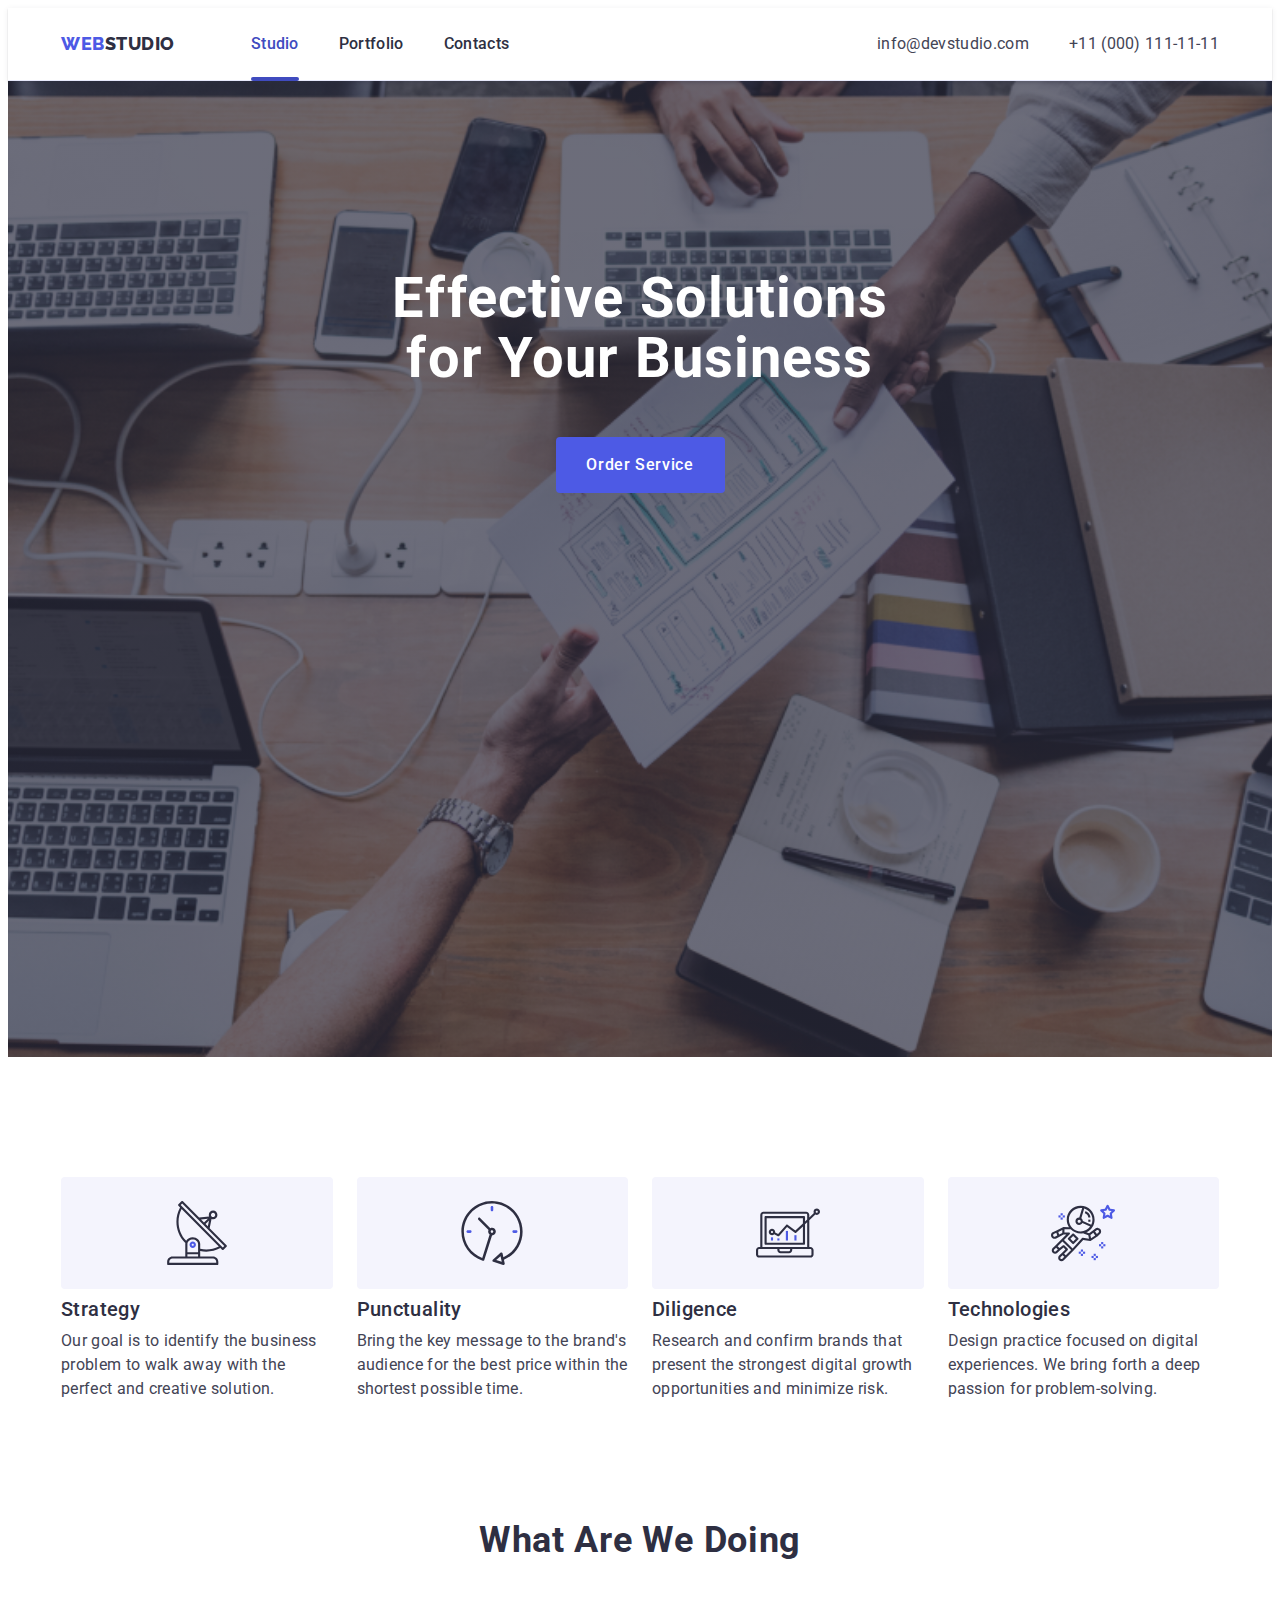
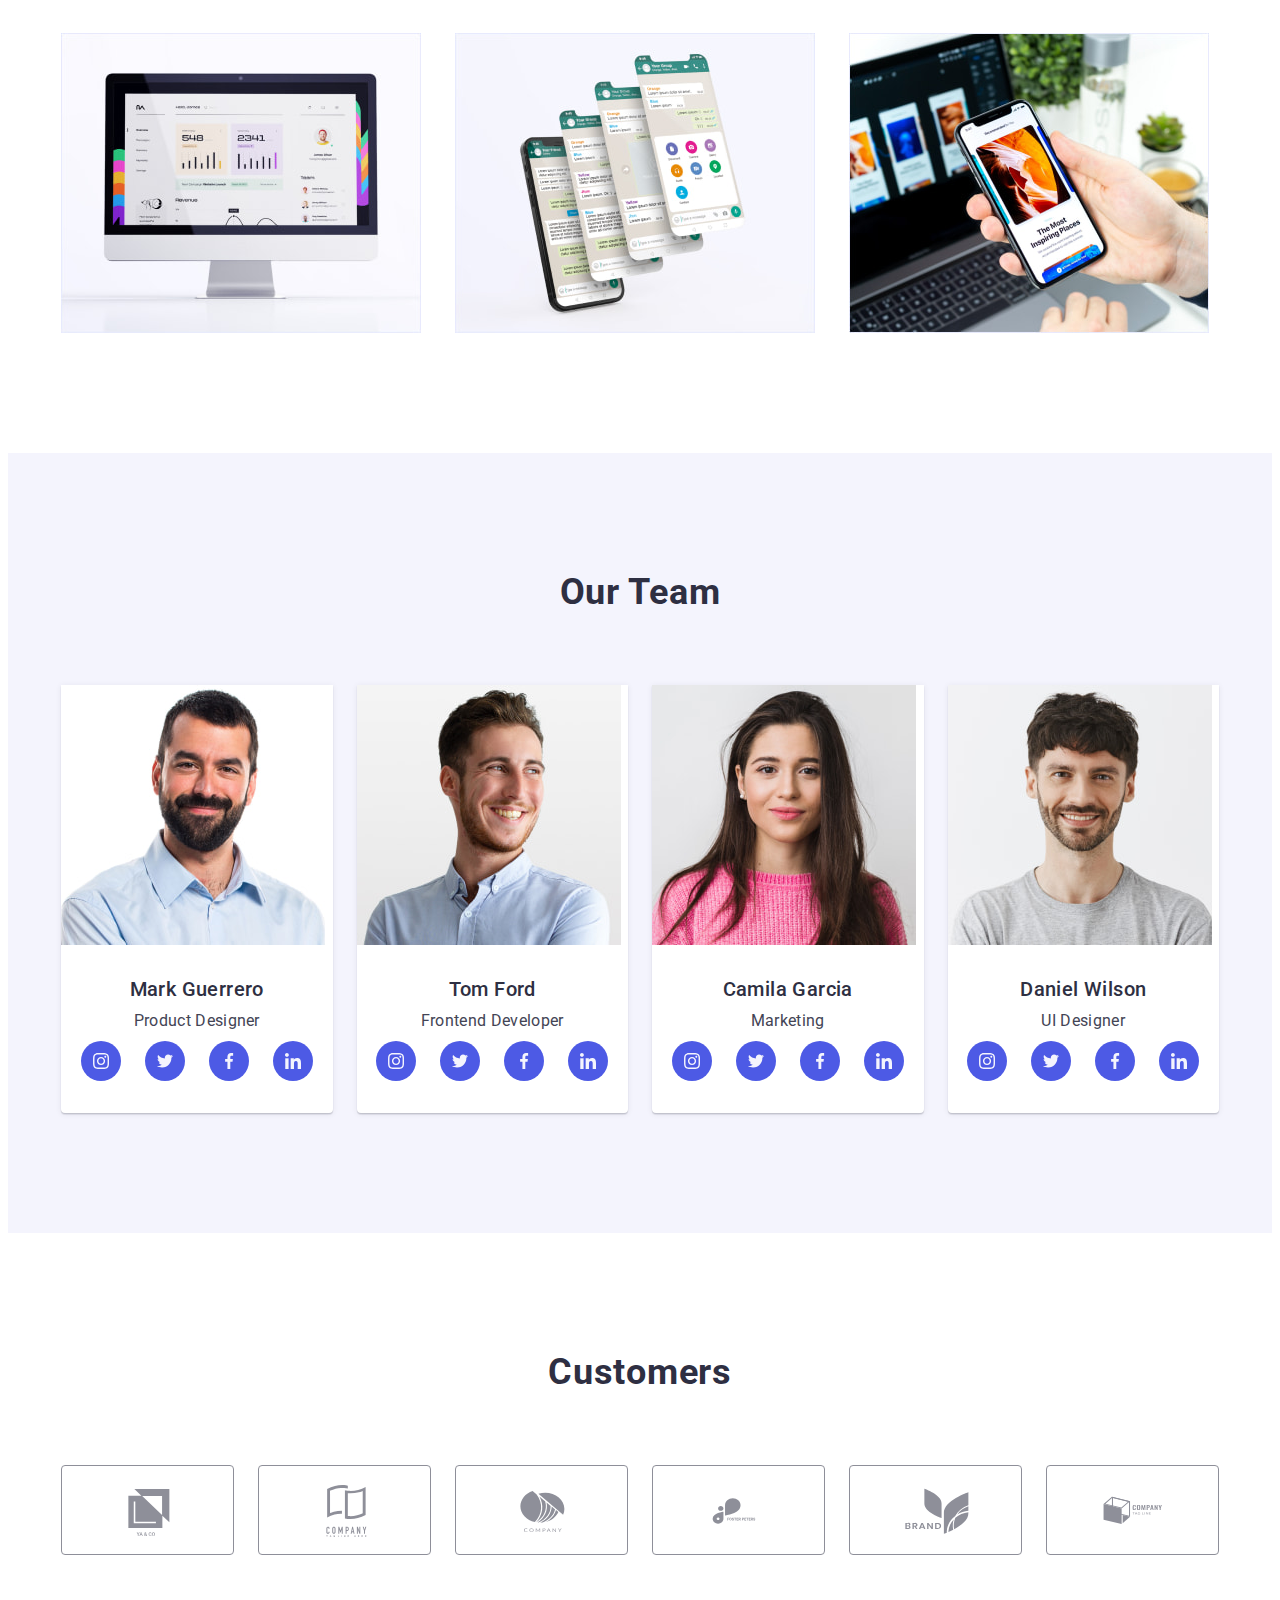
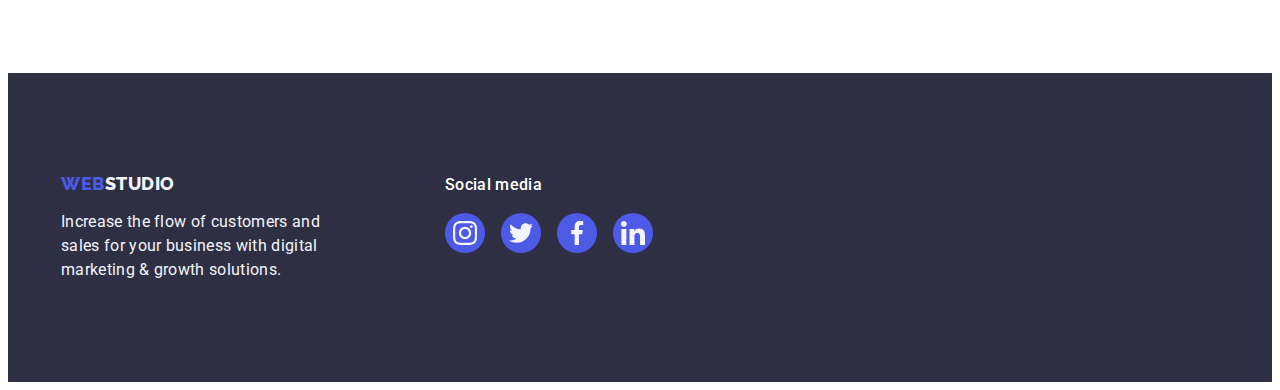
<file: index.html>
<!DOCTYPE html>
<html lang="en">
<head>
    <meta charset="UTF-8">
    <meta name="viewport" content="width=device-width, initial-scale=1.0">
    <meta
      name="description"
      content="Effective Solutions For Your Business"/>
    <title>Document</title>
    <link rel="preconnect" href="https://fonts.googleapis.com">
    <link rel="preconnect" href="https://fonts.gstatic.com" crossorigin>
    <link href="https://fonts.googleapis.com/css2?family=Raleway:wght@800&family=Roboto:wght@400;500;700;900&display=swap" rel="stylesheet">
    
    <!--Normalize-->
    <link rel="stylesheet" href="https://cdnjs.cloudflare.com/ajax/libs/modern-normalize/2.0.0/modern-normalize.min.css" integrity="sha512-4xo8blKMVCiXpTaLzQSLSw3KFOVPWhm/TRtuPVc4WG6kUgjH6J03IBuG7JZPkcWMxJ5huwaBpOpnwYElP/m6wg==" crossorigin="anonymous" referrerpolicy="no-referrer" />
    <link rel="stylesheet" href="css/styles.css">
</head>

<!--Header-->
<body>
  <header class="header">
    <div class="header-container container">
    <nav class="header-nav">
        <a href="./index.html" class="link logo">WEB<span class="link logo-dark">Studio</span></a>
    <!--Pages list-->
        <ul class="portfolio-list list">
            <li class="header-list-item">
              <a class="portfolio-link current link" href="./index.html">Studio</a>  
            </li>
            <li class="header-list-item">
              <a class="portfolio-link link" href="./portfolio.html">Portfolio</a>
            </li>
            <li class="header-list-item">
              <a class="portfolio-link link" href="">Contacts</a>
            </li>
        </ul>
        </nav>
<address class="adress">
  <ul class="adress-list list">
    <li>
        <a class="adress-list-link link" href="mailto:info@devstudio.com">info@devstudio.com</a>
    </li>
    <li>
        <a class="adress-list-link link" href="tel:+11000111-11-11">+11 (000) 111-11-11</a> 
    </li>
  </ul>  
</address>
</div>
</header>

<main>
    <!-- Section one -->
    <section class="hero-section section">
      <div class="hero-container container">
        <h1 class="hero-title">Effective Solutions for Your Business</h1>
        <button type="button" class="hero-btn" data-modal-open>Order Service</button>
      </div>
    </section>

<!--Section two-->
    <section class="section">
      <div class="container">
        <h2 class="visually-hidden">Our Adventages</h2>
        <ul class="benefits-list list">
          <li class="benefits-list-item">
            <div class="adventages-icon">
           <svg width="64" height="64">
            <use href="./images/icons.svg#icon-antenna-1"></use>
           </svg>
          </div>
            <h3 class="third-title">Strategy</h3>
            <p class="text">Our goal is to identify the business problem to walk away with the perfect and creative solution.</p>
          </li>
          <li class="benefits-list-item">
            <div class="adventages-icon">
            <svg width="64" height="64">
              <use href="./images/icons.svg#icon-clock-1"></use>
            </svg>
          </div>
            <h3 class="third-title">Punctuality</h3>
            <p class="text">Bring the key message to the brand's audience for the best price within the shortest possible time.</p>
          </li>
          <li class="benefits-list-item">
            <div class="adventages-icon">
            <svg width="64" height="64">
              <use href="./images/icons.svg#icon-diagram-1"></use>
            </svg>
            </div>
            <h3 class="third-title">Diligence</h3>
            <p class="text">Research and confirm brands that present the strongest digital growth opportunities and minimize risk.</p>
          </li>
          <li class="benefits-list-item">
            <div class="adventages-icon">
            <svg width="64" height="64">
              <use href="./images/icons.svg#icon-astronaut-1"></use>
            </svg>
            </div>
            <h3 class="third-title">Technologies</h3>
            <p class="text">Design practice focused on digital experiences. We bring forth a deep passion for problem-solving.</p>
          </li>
        </ul>
      </div>
    </section>

    <!-- Third section -->
    <section class="imagine-section">
      <div class="imagine-container container">
        <h2 class="secont-title">What are we doing</h2>
        <ul class="imagine-list list">
          <li class="imagine-list-item">
        <img src="./images/section2/img1.jpg" alt="Computer" width="360" height="300" />
         </li>
         <li class="imagine-list-item">
        <img src="./images/section2/img2.jpg" alt="Phone" width="360" height="300" />
         </li>
         <li class="imagine-list-item">
        <img src="./images/section2/img3.jpg" alt="Phone in hand" width="360" height="300" />
         </li>
            </ul>
      </div>
    </section>
    
    <!-- Section Four -->
    <section class="section-team section">
      <div class="team-container container">
        <h2 class="secont-title">Our Team</h2>
        <ul class="team-list list">
           <li class="team-list-item">
        <img src="./images/section3/img4.jpg" alt="Mark" width="264" height="260"/>
        <div class="team-text">
          <h3 class="third-title">Mark Guerrero</h3>
          <p class="text">Product Designer</p>
            <ul class="team-icons list">
              <li class="circle-icon">
                <a class="team-media-link" href="#">
                <svg class="team-icons-item" width="16" height="16">
                  <use href="./images/icons.svg#icon-instagram-2"></use>
                </svg></a>
              </li>
              <li class="circle-icon">
                <a class="team-media-link" href="#">
                <svg class="team-icons-item" width="16" height="16">
                  <use href="./images/icons.svg#icon-twitter-1"></use>
                </svg></a>
              </li>
              <li class="circle-icon">
                <a class="team-media-link" href="#">
                <svg class="team-icons-item" width="16" height="16">
                  <use href="./images/icons.svg#icon-facebook-1"></use>
                </svg></a>
              </li>
              <li class="circle-icon">
                <a class="team-media-link" href="#">
                <svg class="team-icons-item" width="16" height="16">
                  <use href="./images/icons.svg#icon-linkedin-1"></use>
                </svg></a>
              </li>
            </ul>
      </div>
           
          <li class="team-list-item">
        <img src="./images/section3/img1.jpg" alt="Tom" width="264" height="260"/>
        <div class="team-text">
          <h3 class="third-title">Tom Ford</h3>
          <p class="text">Frontend Developer</p>
            <ul class="team-icons list">
              <li class="circle-icon">
                <a class="team-media-link" href="#">
                <svg class="team-icons-item" width="16" height="16">
                  <use href="./images/icons.svg#icon-instagram-2"></use>
                </svg></a>
              </li>
              <li class="circle-icon">
                <a class="team-media-link" href="#">
                <svg class="team-icons-item" width="16" height="16">
                  <use href="./images/icons.svg#icon-twitter-1"></use>
                </svg></a>
              </li>
              <li class="circle-icon">
                <a class="team-media-link" href="#">
                <svg class="team-icons-item" width="16" height="16">
                  <use href="./images/icons.svg#icon-facebook-1"></use>
                </svg></a>
              </li>
              <li class="circle-icon">
                <a class="team-media-link" href="#">
                <svg class="team-icons-item" width="16" height="16">
                  <use href="./images/icons.svg#icon-linkedin-1"></use>
                </svg></a>
              </li>
            </ul>
        </div>
           
           <li class="team-list-item">
        <img src="./images/section3/img2.jpg" alt="Camila" width="264" height="260"/>
        <div class="team-text">
          <h3 class="third-title">Camila Garcia</h3>
          <p class="text">Marketing</p>
            <ul class="team-icons list">
              <li class="circle-icon">
                <a class="team-media-link" href="#">
                <svg class="team-icons-item" width="16" height="16">
                  <use href="./images/icons.svg#icon-instagram-2"></use>
                </svg></a>
              </li>
              <li class="circle-icon">
                <a class="team-media-link" href="#">
                <svg class="team-icons-item" width="16" height="16">
                  <use href="./images/icons.svg#icon-twitter-1"></use>
                </svg></a>
              </li>
              <li class="circle-icon">
                <a class="team-media-link" href="#">
                <svg class="team-icons-item" width="16" height="16">
                  <use href="./images/icons.svg#icon-facebook-1"></use>
                </svg></a>
              </li>
              <li class="circle-icon">
                <a class="team-media-link" href="#">
                <svg class="team-icons-item" width="16" height="16">
                  <use href="./images/icons.svg#icon-linkedin-1"></use>
                </svg></a>
              </li>
            </ul>
        </div>

          <li class="team-list-item">
        <img src="./images/section3/img3.jpg" alt="Daniel" width="264" height="260"/>
        <div class="team-text">
          <h3 class="third-title">Daniel Wilson</h3>
          <p class="text">UI Designer</p>
            <ul class="team-icons list">
              <li class="circle-icon">
                <a class="team-media-link" href="#">
                <svg class="team-icons-item" width="16" height="16">
                  <use href="./images/icons.svg#icon-instagram-2"></use>
                </svg></a>
              </li>
              <li class="circle-icon">
                <a class="team-media-link" href="#">
                <svg class="team-icons-item" width="16" height="16">
                  <use href="./images/icons.svg#icon-twitter-1"></use>
                </svg></a>
              </li>
              <li class="circle-icon">
                <a class="team-media-link" href="#">
                <svg class="team-icons-item" width="16" height="16">
                  <use href="./images/icons.svg#icon-facebook-1"></use>
                </svg></a>
              </li>
              <li class="circle-icon">
                <a class="team-media-link" href="#">
                <svg class="team-icons-item" width="16" height="16">
                  <use href="./images/icons.svg#icon-linkedin-1"></use>
                </svg></a>
              </li>
            </ul>
      </div>
    </ul>
    </div>
      </section>

    <section class="customers-section">
      <div class="container">
        <h2 class="secont-title">Customers</h2>
        <ul class="customers-icon list">
          <li class="customers-icon-item">
            <a class="logo-company" href="#">
            <svg class="customers-icon-element" width="104" height="56">
              <use href="./images/icons.svg#icon-Logo-1"></use>
            </svg></a>
          </li>
          <li class="customers-icon-item">
            <a class="logo-company" href="#">
            <svg class="customers-icon-element" width="104" height="56">
            <use href="./images/icons.svg#icon-Logo-2"></use>
          </svg></a>
          </li>
          <li class="customers-icon-item">
            <a class="logo-company" href="#">
            <svg class="customers-icon-element" width="104" height="56">
              <use href="./images/icons.svg#icon-Logo-3"></use>
            </svg></a>
          </li>
          <li class="customers-icon-item">
            <a class="logo-company" href="#">
            <svg class="customers-icon-element" width="104" height="56">
              <use href="./images/icons.svg#icon-Logo-5"></use>
            </svg></a>
          </li>
          <li class="customers-icon-item">
            <a class="logo-company" href="#">
            <svg class="customers-icon-element" width="104" height="56">
              <use href="./images/icons.svg#icon-Logo-4"></use>
            </svg></a>
          </li>
          <li class="customers-icon-item">
            <a class="logo-company" href="#">
            <svg class="customers-icon-element" width="104" height="56">
              <use href="./images/icons.svg#icon-Logo-6"></use>
            </svg></a>
          </li>
        </ul>
      </div>
    </section>
</main>

<!--Section footer-->
<footer class="footer section">
  <div class="footer-container container">
    <div class="footer-items">
    <a href="./index.html" class="footer-logo logo link">WEB<span class="link logo-light">Studio</span></a>
    <p class="footer-text">Increase the flow of customers and sales for your business with digital marketing & growth solutions.</p>
  </div>
  <div class="footer-media">
    <p class="second-footer-text">Social media</p>
    <ul class="social-media list">
      <li class="social-media-item">
        <a class="social-media-link" href="#">
        <svg class="media-icon" width="24" height="24">
          <use href="./images/icons.svg#icon-instagram-2"></use>
        </svg></a>
      </li>
      <li class="social-media-item">
        <a class="social-media-link" href="#">
        <svg class="media-icon" width="24" height="24">
          <use href="./images/icons.svg#icon-twitter-1"></use>
        </svg></a>
      </li>
      <li class="social-media-item">
        <a class="social-media-link" href="#">
        <svg class="media-icon" width="24" height="24">
          <use href="./images/icons.svg#icon-facebook-1"></use>
        </svg></a>
      </li>
      <li class="social-media-item">
        <a class="social-media-link" href="#">
        <svg class="media-icon" width="24" height="24">
          <use href="./images/icons.svg#icon-linkedin-1"></use>
        </svg></a>
      </li>
    </ul>
  </div>
</div>
</footer>

<!--Modal window-->
<div class="backdrop is-hidden" data-modal>
  <div class="modal">
    <button class="modal-btn" type="button" data-modal-close>
      <svg class="modal-btn-icon"  width="8" height="8" >
        <use href="./images/icons.svg#icon-close"></use>
      </svg>
  </button>
</div>
</div>
<script src="./js/modal.js"></script>
</body>
</html>
</file>
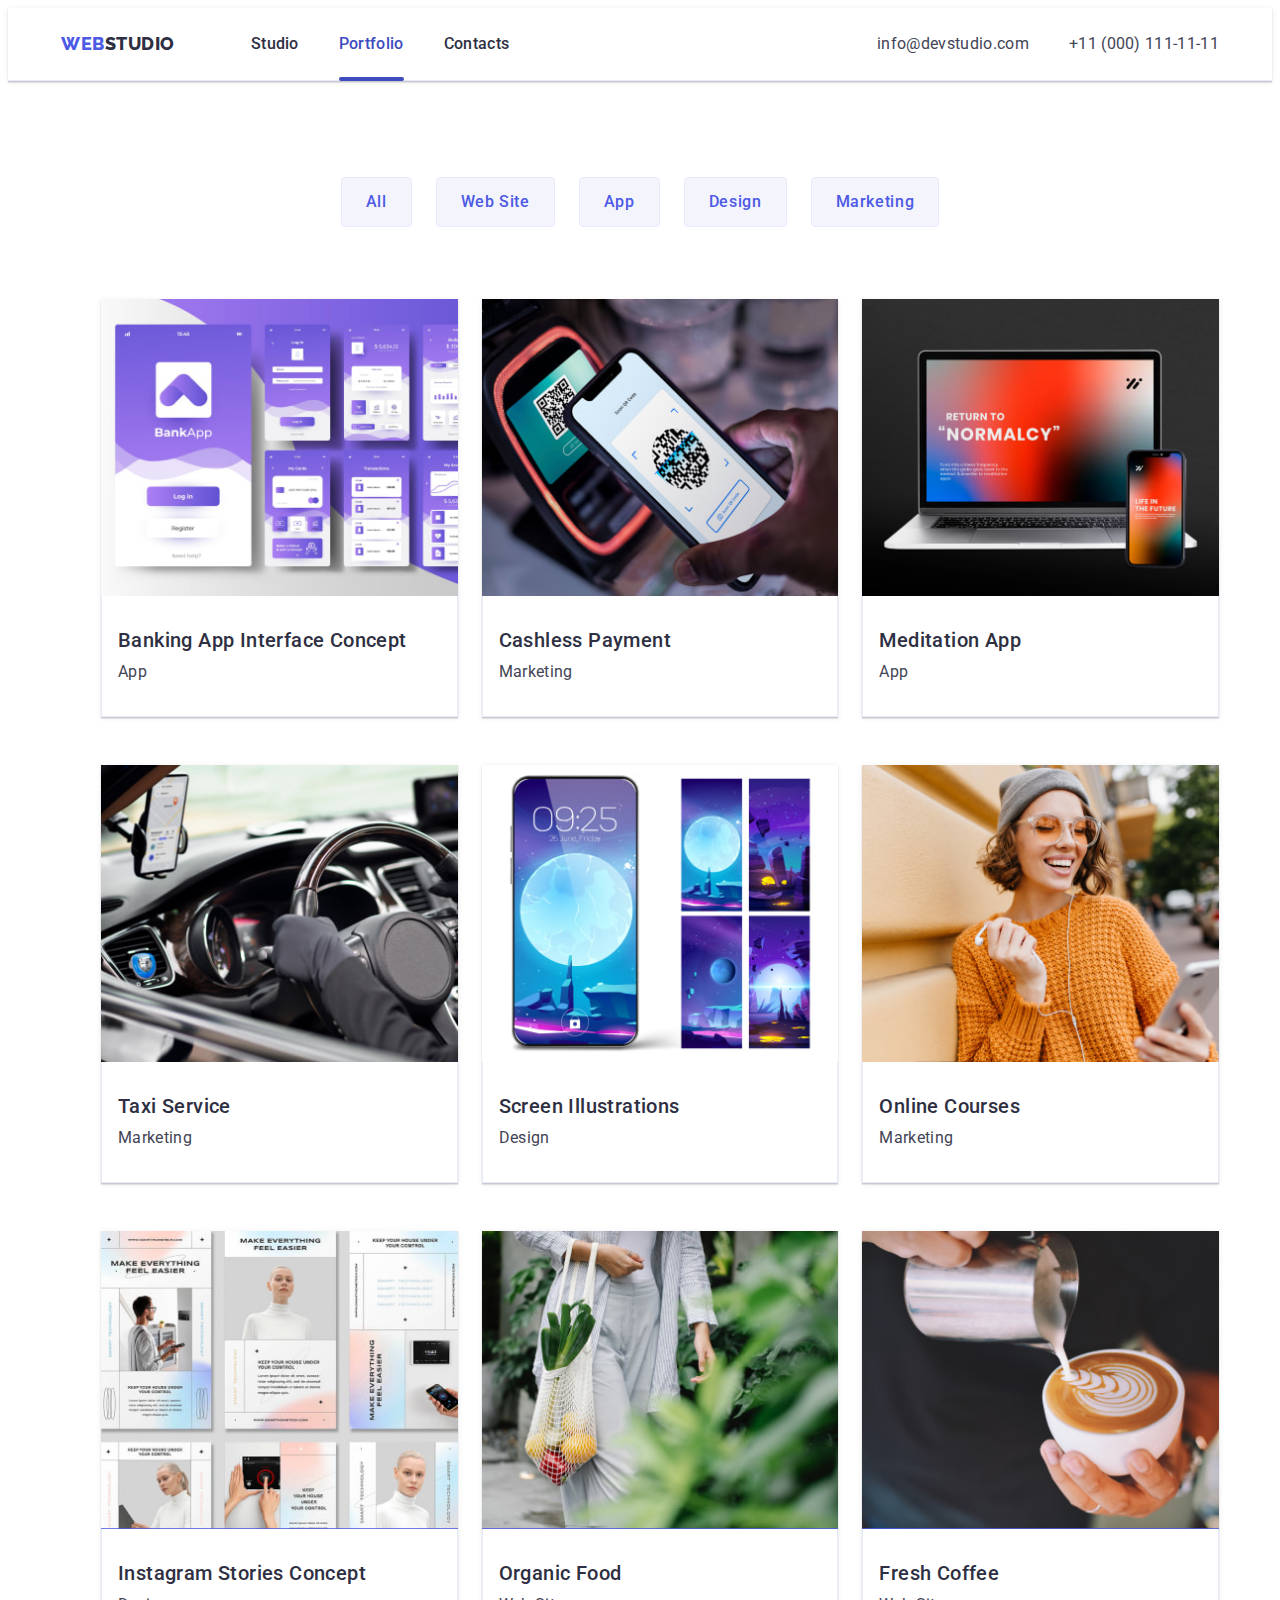
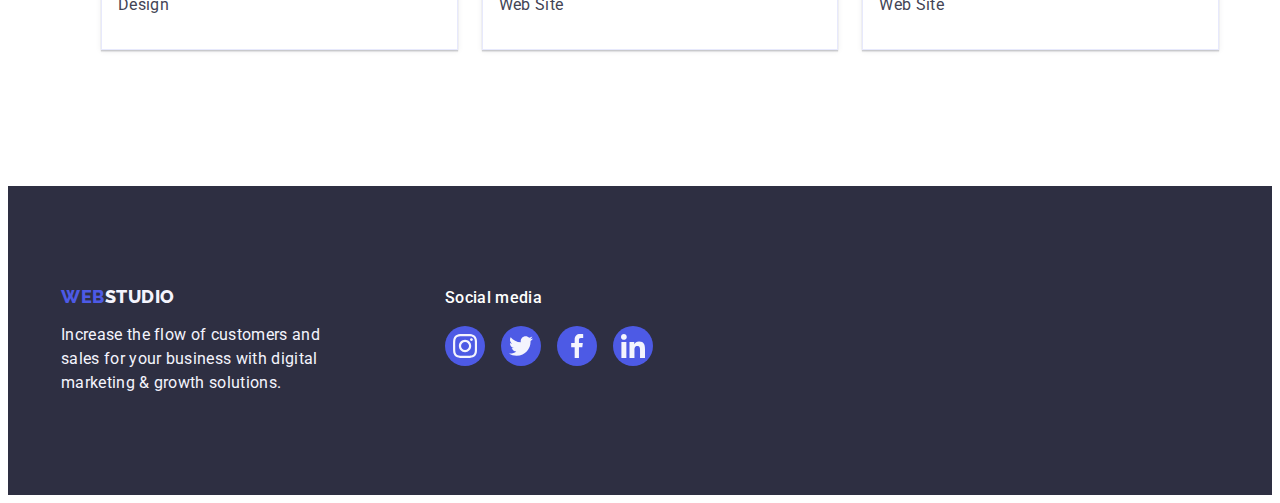
<file: portfolio.html>
<!DOCTYPE html>
<html lang="en">
<head>
    <meta charset="UTF-8">
    <meta name="viewport" content="width=device-width, initial-scale=1.0">
    <meta name="description" content="portfolio">
    <link rel="preconnect" href="https://fonts.googleapis.com">
    <link rel="preconnect" href="https://fonts.gstatic.com" crossorigin>
    <link href="https://fonts.googleapis.com/css2?family=Raleway:wght@800&family=Roboto:wght@400;500;700;900&display=swap" rel="stylesheet">
    <title>Portfolio</title>
    <link rel="stylesheet" href="https://cdnjs.cloudflare.com/ajax/libs/modern-normalize/2.0.0/modern-normalize.min.css" integrity="sha512-4xo8blKMVCiXpTaLzQSLSw3KFOVPWhm/TRtuPVc4WG6kUgjH6J03IBuG7JZPkcWMxJ5huwaBpOpnwYElP/m6wg==" crossorigin="anonymous" referrerpolicy="no-referrer" />
    <link rel="stylesheet" href="./css/styles.css">
</head>
  

<!--Body-->
<body>
    <!--Header-->
<header class="header">
    <div class="header-container container">
        <nav class="header-nav">
            <a href="./index.html" class="link logo">WEB<span class="link logo-dark">Studio</span></a>
        <!--Pages list-->
            <ul class="portfolio-list list">
                <li class="header-list-item">
                  <a class="link portfolio-link" href="./index.html">Studio</a>
                </li>
                <li class="header-list-item">
                  <a class="link current portfolio-link" href="./portfolio.html">Portfolio</a>
                </li>
                <li class="header-list-item">
                  <a class="link portfolio-link" href="">Contacts</a>
                </li>
            </ul>
            </nav>
            <address class="adress">
              <ul class="adress-list list">
                <li>
                    <a class="link adress-list-link" href="mailto:info@devstudio.com">info@devstudio.com</a>
                </li>
                <li>
                    <a class=" link adress-list-link" href="tel:+11000111-11-11">+11 (000) 111-11-11</a>
                </li>
              </ul>
        </address>
    </div>
</header>

<!--main portfolio-->
<main> 
<section class="section-main section">
    <div class="main-container container">
        <h1 class="visually-hidden">Portfolio</h1>
        <ul class="button-container list">
            <li class="btn-element">
                <button type="button" class="portfolio-button-items">All</button>
            </li>
            <li class="btn-element">
                <button type="button" class="portfolio-button-items">Web Site</button>
            </li>
            <li class="btn-element">
                <button type="button" class="portfolio-button-items">App</button>
            </li>
            <li class="btn-element">
                <button type="button" class="portfolio-button-items">Design</button>
            </li>
            <li class="btn-element">
                <button type="button" class="portfolio-button-items">Marketing</button>
            </li>
</ul>

<!--Imagine-->
<ul class="list card-set">
    <li class="card-set-item">
        <a href="#" class="card-set-link link">
            <div class="portfolio-overlay">
           <img src="./images/sectionportfolio/img1.jpg" alt="Banking App Interface Concept" width="360" height="300"/>
               <p class="overlay">
                14 Stylish and User-Friendly App Design Concepts · Task Manager App · Calorie Tracker App · Exotic Fruit Ecommerce App · Cloud Storage App
               </p>
           </div>
            <div class="card-container">
                <h2 class="third-title">Banking App Interface Concept</h2>
                <p class="text">App</p>
            </div>
    </a>
    </li>
    <li class="card-set-item">
        <a href="#" class="card-set-link link">
            <div class="portfolio-overlay">    
            <img src="./images/sectionportfolio/img2.jpg" alt="Cashless Payment" width="360" height="300" />
            <p class="overlay">
             14 Stylish and User-Friendly App Design Concepts · Task Manager App · Calorie Tracker App · Exotic Fruit Ecommerce App · Cloud Storage App
            </p>
        </div>
        <div class="card-container">
            <h2 class="third-title">Cashless Payment</h2>
            <p class="text">Marketing</p>
        </div>
    </a>
    </li>
    
    <li class="card-set-item">
        <a href="#" class="card-set-link link">
            <div class="portfolio-overlay">
                <img src="./images/sectionportfolio/img3.jpg" alt="Meditaion App" width="360" height="300" />
                <p class="overlay">
                14 Stylish and User-Friendly App Design Concepts · Task Manager App · Calorie Tracker App · Exotic Fruit Ecommerce App · Cloud Storage App
                </p>
         </div>
        <div class="card-container">
        <h2 class="third-title">Meditation App</h2>
            <p class="text">App</p>
        </div>
        </a>
    </li>

    <li class="card-set-item">
        <a href="#" class="card-set-link link">
            <div class="portfolio-overlay">
        <img src="./images/sectionportfolio/img4.jpg" alt="Taxi Service" width="360" height="300" />
            <p class="overlay">
             14 Stylish and User-Friendly App Design Concepts · Task Manager App · Calorie Tracker App · Exotic Fruit Ecommerce App · Cloud Storage App
            </p>
    </div>
        <div class="card-container">
            <h2 class="third-title">Taxi Service</h2>
            <p class="text">Marketing</p>
        </div>
        </a>
    </li>
    <li class="card-set-item">
        <a href="#" class="card-set-link link">
            <div class="portfolio-overlay">
        <img src="./images/sectionportfolio/img5.jpg" alt="Screen Illustrations" width="360" height="300" />
            <p class="overlay">
             14 Stylish and User-Friendly App Design Concepts · Task Manager App · Calorie Tracker App · Exotic Fruit Ecommerce App · Cloud Storage App
            </p>
        </div>
        <div class="card-container">
            <h2 class="third-title">Screen Illustrations</h2>
            <p class="text">Design</p>
        </div>
        </a>
    </li>
    <li class="card-set-item">
        <a href="#" class="card-set-link link">
            <div class="portfolio-overlay">
        <img src="./images/sectionportfolio/img6.jpg" alt="Online Courses" width="360" height="300" />
            <p class="overlay">
             14 Stylish and User-Friendly App Design Concepts · Task Manager App · Calorie Tracker App · Exotic Fruit Ecommerce App · Cloud Storage App
            </p>
        </div>
        <div class="card-container">
            <h2 class="third-title">Online Courses</h2>
            <p class="text">Marketing</p>
        </div>
        </a>
    </li>
    <li class="card-set-item">
        <a href="#" class="card-set-link link">
            <div class="portfolio-overlay">
        <img src="./images/sectionportfolio/img7.jpg" alt="Instagram Stories Concept" width="360" height="300" />
            <p class="overlay">
             14 Stylish and User-Friendly App Design Concepts · Task Manager App · Calorie Tracker App · Exotic Fruit Ecommerce App · Cloud Storage App
            </p>
        </div>
        <div class="card-container">
            <h2 class="third-title">Instagram Stories Concept</h2>
            <p class="text">Design</p>
        </div>
        </a>
    </li>
    <li class="card-set-item">
        <a href="#" class="card-set-link link">
            <div class="portfolio-overlay">
        <img src="./images/sectionportfolio/img8.jpg" alt="Organic Food" width="360" height="300" />
            <p class="overlay">
             14 Stylish and User-Friendly App Design Concepts · Task Manager App · Calorie Tracker App · Exotic Fruit Ecommerce App · Cloud Storage App
            </p>
        </div>
        <div class="card-container">
            <h2 class="third-title">Organic Food</h2>
            <p class="text">Web Site</p>
        </div>
        </a>
    </li>
    <li class="card-set-item">
        <a href="#" class="card-set-link link">
            <div class="portfolio-overlay">
        <img src="./images/sectionportfolio/img9.jpg" alt="Fresh Coffee" width="360" height="300" />
            <p class="overlay">
             14 Stylish and User-Friendly App Design Concepts · Task Manager App · Calorie Tracker App · Exotic Fruit Ecommerce App · Cloud Storage App
            </p>
        </div>
        <div class="card-container">
            <h2 class="third-title">Fresh Coffee</h2>
            <p class="text">Web Site</p>
        </div>
        </a>
    </li>
</ul>
</div>

</section>
</main>
<!--Section footer-->
<footer class="footer section">
    <div class="footer-container container">
        <div class="footer-items">
        <a href="./index.html" class="footer-logo logo link">WEB<span class="logo-light">Studio</span></a>
        <p class="footer-text">Increase the flow of customers and sales for your business with digital marketing & growth solutions.</p>
    </div>
    <div class="footer-media">
        <p class="second-footer-text">Social media</p>
        <ul class="social-media list">
          <li class="social-media-item">
            <a class="social-media-link" href="#">
            <svg class="media-icon" width="24" height="24">
              <use href="./images/icons.svg#icon-instagram-2"></use>
            </svg></a>
          </li>
          <li class="social-media-item">
            <a class="social-media-link" href="#">
            <svg class="media-icon" width="24" height="24">
              <use href="./images/icons.svg#icon-twitter-1"></use>
            </svg></a>
          </li>
          <li class="social-media-item">
            <a class="social-media-link" href="#">
            <svg class="media-icon" width="24" height="24">
              <use href="./images/icons.svg#icon-facebook-1"></use>
            </svg></a>
          </li>
          <li class="social-media-item">
            <a class="social-media-link" href="#">
            <svg class="media-icon" width="24" height="24">
              <use href="./images/icons.svg#icon-linkedin-1"></use>
            </svg></a>
          </li>
        </ul>
      </div>
      </div>
</footer>
</body>
</html>
</file>
<file: css/styles.css>
:root{
    --primary-black-color: #2E2F42;
    --primary-accent-color: #4D5AE5;
    --primary-white-color: #ffffff;
    --second-white-color: #F4F4FD;
    --contacts-color: #434455;
    --icons-color: #8E8F99;
    --team-icons:#404bbf; 
}
img{
    display: block;
    max-width: 100%;
    height: auto;
}
.container{
    max-width: 1158px;
    margin: 0px auto;
    padding: 0px 15px;
}
.section{
    padding-top: 120px;
    padding-bottom: 120px;
}
body{
    font-family: 'Roboto', sans-serif;
    background-color: var(--primary-white-color);
    color: #434455;
}
.link{
    text-decoration: none;
    color: var(--primary-accent-color);
}
.logo{
    font-family: 'Raleway', sans-serif;
    font-size: 18px;
    font-weight: 800;
    line-height: 1.17;
    letter-spacing: 0.03em;
    text-transform: uppercase;
    display: flex;
    margin-right: 76px; 
    align-items: center;  
}
.logo-dark{
    color: var(--primary-black-color);
}
.list{
    list-style: none;
}
.portfolio-link{
    position: relative;
    font-family: 'Roboto', sans-serif;
    font-size: 16px;
    font-weight: 500;
    line-height: 1.5;
    letter-spacing: 0.02em;
    color: var(--primary-black-color);
    display: block;
    padding: 24px 0px; 
}
.portfolio-link:hover,
.portfolio-link:focus{
    color: #404bbf;
}
.portfolio-list{ 
    display: flex;
    gap: 40px; 
    margin: 0px;
    padding: 0px;
    list-style: none;
}

.adress{
    font-style: normal;
}
.adress-list{
    display: flex;
    gap: 40px; 
    margin: 0px;
    padding: 0px;
    list-style: none;  
}
.adress-list-link{
    font-family: 'Roboto', sans-serif;
    font-size: 16px;
    font-weight: 400;
    line-height: 1.5;
    letter-spacing: 0.02em;
    color: var(--contacts-color);   
    transition: color 250ms cubic-bezier(0.4, 0, 0.2, 1); 
}
.adress-list-link:hover,
.adress-list-link:focus{
    color:#404bbf;
}
.hero-section{
    max-width: 1440px;
    height: 600px; 
    background-color: var(--primary-black-color);
    background-image: linear-gradient(rgba(46, 47, 66, 0.7), 
    rgba(46, 47, 66, 0.7)), url(../images/herosection/people-office-1.jpg);
    background-repeat: no-repeat;
    background-position: center; 
    background-size: cover;
    margin: 0px auto;
    padding: 188px 0px;
   
}
.header{
    border-bottom: 1px solid #e7e9fc;
    box-shadow: 0px 1px 6px 0px rgba(46, 47, 66, 0.08), 0px 1px 1px 0px rgba(46, 47, 66, 0.16), 0px 2px 1px 0px rgba(46, 47, 66, 0.08);

}
.header-container{
    display: flex;
    align-items: center;
}

.header-nav{
    display: flex; 
    margin-right: auto; 
    align-items: center;  
}
.portfolio-link::after{
    content:"";
    position: absolute;
    bottom: 0;
    left: 0;
    display: block;
    border-radius: 2px;
    width: 100%;
    height: 4px;
    bottom: -1px;
    color:#404BBF;
    
}
.portfolio-link.current{
    transition: color 250ms cubic-bezier(0.4, 0, 0.2, 1);
    color:#404BBF;

}
.portfolio-link.current::after{
    background-color: #404BBF;
    
}
.hero-title{
    font-style: 'Roboto', sans-serif;
    font-weight: 700;
    font-size: 56px;
    line-height: 1.07;
    text-align: center;
    letter-spacing: 0.02em;
    color: #ffffff;
    max-width: 496px;
    margin: 0px auto;
    margin-bottom: 48px;
}
.hero-btn{
    background-color: #4D5AE5;
    font-family:'Roboto', sans-serif;
    font-weight: 500;
    font-size: 16px;
    line-height: 1.5;
    letter-spacing: 0.04em;
    color: #ffffff;
    display: block; 
    min-width: 169px;
    height: 56px;
    border: none; 
    border-radius: 4px; 
    cursor: pointer;
    padding: 12px 24px;
    margin: auto;
    transition: background-color 250ms cubic-bezier(0.4, 0, 0.2, 1); 
}
.hero-btn:hover,
.hero-btn:focus{
    background-color: #404BBF;
}

.portfolio-button-items{
    font-family: 'Roboto', sans-serif;
    font-size: 16px;
    font-weight: 500;
    line-height: 1.5;
    letter-spacing: 0.04em;
    background-color: #F4F4FD;
    color: #4D5AE5;
    cursor: pointer;
    padding: 12px 24px;
    border-radius: 4px;
    border: 1px solid #e7e9fc;
    transition: color 250ms cubic-bezier(0.4, 0, 0.2, 1), background-color 250ms cubic-bezier(0.4, 0, 0.2, 1), border-color 250ms cubic-bezier(0.4, 0, 0.2, 1), box-shadow 250ms cubic-bezier(0.4, 0, 0.2, 1);

}

.portfolio-button-items:hover,
.portfolio-button-items:focus{
    background-color: #404BBF;
    color: #FFFFFF;
    border: 1px solid transparent;
    box-shadow: 0px 3px 1px rgba(0, 0, 0, 0.1), 0px 2px 1px rgba(0, 0, 0, 0.08), 0px 2px 2px rgba(0, 0, 0, 0.12); 
}

.adventages-icon{
    display: flex;
    align-items: center;
    justify-content: center;
    height: 112px;
    background-color: #f4f4fd;
    border-radius: 4px;
    margin-bottom: 8px;
}
.benefits-list{
    display: flex;
    gap: 24px; 
    padding: 0px;
    margin: 0px;
    list-style: none;
}
.benefits-list-item{
    width: calc((100% - 72px) / 4); 
}
.visually-hidden{
    position: absolute;
    width: 1px;
    height: 1px;
    margin: -1px;
    border: 0;
    padding: 0;
    white-space: nowrap;
    clip-path: inset(100%);
    clip: rect(0 0 0 0);
    overflow: hidden;
}
.secont-title{
    font-family: 'Roboto', sans-serif;
    font-weight: 700;
    font-size:36px;
    line-height: 1.11;
    letter-spacing: 0.02em;
    text-align: center;
    text-transform: capitalize;
    color: var(--primary-black-color);
    min-width: 323px;
    list-style: none;
    margin: 0px auto;
    margin-bottom: 72px;
    padding: 0px;
}
.third-title{
    font-family: 'Roboto', sans-serif;
    font-size: 20px;
    font-weight: 500;
    line-height: 1.2;
    letter-spacing: 0.02em;
    color: var(--primary-black-color);
    margin: 0px;
    padding: 0;
    list-style: none;
    margin: 0px;
    margin-bottom: 8px;  
}

.imagine-list{
    display: flex;
    gap: 24px;
    padding: 0px;
    margin: 0px;
    list-style: none;
   
}
.imagine-section{
    padding-bottom: 120px;
    
}
.imagine-list-item{
    width: calc((100% - 48px) / 3);
}

.team-list{
    display: flex;
    gap: 24px;
    margin: 0px;
    padding: 0px;
    margin-top: 8px;
    
}
.section-team{
    background-color: #F4F4FD;
}

.team-list-item{
    width: calc((100% - 72px) / 4);
    border-radius: 0px 0px 4px 4px;
    background-color: #FFFFFF;
    box-shadow: 0px 2px 1px 0px rgba(46, 47, 66, 0.08), 0px 1px 1px 0px rgba(46, 47, 66, 0.16), 0px 1px 6px 0px rgba(46, 47, 66, 0.08);
}
.team-icons{
    display: flex;
    justify-content: center; 
    gap: 24px; 
   margin-top: 8px;
   align-items: center;
   padding-left: 0px;
}

.team-media-link{
    width: 100%;
    height: 100%;
    background-color: var(--primary-accent-color);
    border-radius: 50%;
    display: flex;
    align-items: center;
    justify-content: center;
    transition: background-color 250ms cubic-bezier(0.4, 0, 0.2, 1);
    width: 40px;
    height: 40px;
   
}
.team-media-link:hover,
.team-media-link:focus{
    background-color: var(--team-icons);
}
.team-icons-item{
    fill: var(--second-white-color);

}
.text{
    font-family: 'Roboto', sans-serif;
    font-size: 16px;
    font-weight: 400;
    line-height: 1.5;
    letter-spacing: 0.02em;
    color: var(--contacts-color);
    margin: 0px;
    padding: 0px;
    list-style: none;
}



.team-text{
    padding: 32px 0px;
    text-align: center;
    margin: 0px;
}
.images-list-item{
    background-color: #FFFFFF;
}
.section-main{
    padding-top: 96px; 
    padding-bottom: 120px;
}
.button-container{
    display: flex;
    justify-content: center; 
    gap: 24px; 
    margin: 0px;
    margin-bottom: 72px;
    padding: 0px;

}
.card-set{
    display: flex;
    flex-wrap: wrap;
    column-gap: 24px;
    row-gap: 48px;
    
}
.card-set-link{
    display: block;
    box-shadow: 0px 1px 6px rgba(46, 47, 66, 0.08), 0px 1px 1px rgba(46, 47, 66, 0.16), 0px 2px 1px rgba(46, 47, 66, 0.08);
    transition: box-shadow 250ms cubic-bezier(0.4, 0, 0.2, 1); 
 
}
.card-set-link:hover,
.card-set-link:focus{
    transform: translateY(0%);
    box-shadow: 0px 1px 6px rgba(46, 47, 66, 0.08), 0px 1px 1px rgba(46, 47, 66, 0.16), 0px 2px 1px rgba(46, 47, 66, 0.08);
}

.card-set-item{
    width: calc((100% - 48px) / 3);  
    
}
.card-set-item:hover,
.card-set-item:focus{
    box-shadow: 0px 2px 1px 0px rgba(46, 47, 66, 0.08), 0px 1px 1px 0px rgba(46, 47, 66, 0.16), 0px 1px 6px 0px rgba(46, 47, 66, 0.08);
    
}
.card-container{
    border: 1px solid #e7e9fc; 
    padding: 32px 16px;
    border-top: none; 
    margin: 0px;
    
}
.portfolio-overlay{
position: relative;
overflow: hidden;


}

.overlay{
    position: absolute;
    top: 0;
    bottom: 0;
    left: 0;
    margin: 0;
    padding: 40px 32px;
    transition: transform 250ms cubic-bezier(0.4, 0, 0.2, 1); 
    font-size: 16px;
    line-height: 1.5; 
    letter-spacing: 0.02em;
    color: var(--second-white-color);
    background-color: #4D5AE5;
    transform: translateY(100%);
   
      
}
.card-set-link:hover .overlay,
.card-set-link:focus .overlay{
    transform: translateY(0%);
}
.customers-section{
    max-height: 440px;
    padding-top: 120px;
    padding-bottom: 120px;
}
.customers-icon{
    display: flex;
    align-items: center;
    justify-content: center;
    margin: 0px;
    padding: 0px;
    gap: 24px;
    
}
.customers-icon-item{
    display: flex;
    width: calc((100% - 120px) / 6); 
    height: 88px;
}

.logo-company{
    display: flex;
    align-items: center;
    justify-content: center;
    width: 100%;
    height: 100%;
    border: 1px solid #8e8f99;
    border-radius: 4px;
    transition: border-color 250ms cubic-bezier(0.4, 0, 0.2, 1), color 250ms cubic-bezier(0.4, 0, 0.2, 1);
    color: var(--icons-color);
    fill: #8E8F99;
}

.logo-company:hover,
.logo-company:focus{
    color: #404bbf;
    border-color: #404bbf; 
    fill: currentColor;

}
.footer{
    background-color: var(--primary-black-color);
    padding: 100px 0px;
}
.footer-container{
    display: flex;
    align-items: baseline;
}
.logo-light{
    color: var(--second-white-color);
}
.footer-logo{
    display: inline-block;
    margin: 0px;
    margin-bottom: 16px;
    padding: 0px;
    list-style: outside;
}
.footer-items{
    margin-right: 120px;
}
.social-media{
    display: flex; 
    gap: 16px; 
    margin-top: 16px;
    padding: 0px;
    align-items: flex-start;
}
.social-media-item{
    width: 40px;
    height: 40px;
    
}
.social-media-link{
    width: 100%;
    height: 100%;
    background-color: var(--primary-accent-color);
    border-radius:50%;
    display: flex;
    align-items: center; 
    justify-content: center;
    transition: background-color 250ms cubic-bezier(0.4, 0, 0.2, 1);

    fill: var(--second-white-color);

}
.social-media-link:hover,
.social-media-link:focus{
    background-color: #31d0aa;
}
.footer-text{
    color: var(--second-white-color);
    font-family: 'Roboto', sans-serif;
    font-size: 16px;
    font-weight: 400;
    line-height: 1.5;
    letter-spacing: 0.02em;
    max-width: 264px;
    margin: 0px;
}
.second-footer-text{
    color: #FFFFFF;
    font-family: 'Roboto', sans-serif;
    font-size: 16px;
    font-weight: 500;
    line-height: 1.5;
    letter-spacing: 0.02em;
    margin: 0px;
    margin-bottom: 16px;
}
.backdrop{
    position: fixed;
    top: 0;
    left: 0;
    opacity: 1;
    width: 100%;
    height: 100%;
    background-color: rgba(46, 47, 66, 0.40);
    transition: opacity 250ms cubic-bezier(0.4, 0, 0.2, 1), visibility 250ms cubic-bezier(0.4, 0, 0.2, 1); 
}
.backdrop.is-hidden{
    opacity: 0;
    visibility: hidden;
    pointer-events: none;
}
.backdrop.is-hidden.modal{
    transform: translateX(-50%) translateY(-70%);
    opacity: 0;
}
.modal{
    position: absolute;
    top: 50%;
    left: 50%;
    transform: translateX(-50%) translateY(-50%);
    width: 408px;
    min-height: 584px;
    border-radius: 4px;
    background: var(--dairy, #FCFCFC);
    box-shadow: 0px 2px 1px 0px rgba(0, 0, 0, 0.20), 0px 1px 3px 0px rgba(0, 0, 0, 0.12), 0px 1px 1px 0px rgba(0, 0, 0, 0.14);
    transition: transform 250ms cubic-bezier(0.4, 0, 0.2, 1);
}
.modal-btn{
    position: absolute;
    top: 24px;
    right: 24px;
    width: 24px;
    height: 24px;
    border-radius: 50%;
    display: flex; 
    align-items: center; 
    justify-content: center; 
    background-color: #E7E9FC;
    border: 1px solid rgba(0, 0, 0, 0.1); 
    padding: 0;
    cursor: pointer; 
    transition: background-color 250ms cubic-bezier(0.4, 0, 0.2, 1), border 250ms cubic-bezier(0.4, 0, 0.2, 1);
}
.modal-btn:hover,
.modal-btn:focus{
    background-color: #404bbf;
    border: none;
    fill: #ffffff;
}
.modal-btn-icon{
    fill: 250ms cubic-bezier(0.4, 0, 0.2, 1);
    transition: fill 250ms cubic-bezier(0.4, 0, 0.2, 1);
}
.modal-btn-icon:hover,
.modal-btn-icon:focus{
    fill: #ffffff;
}
</file>
